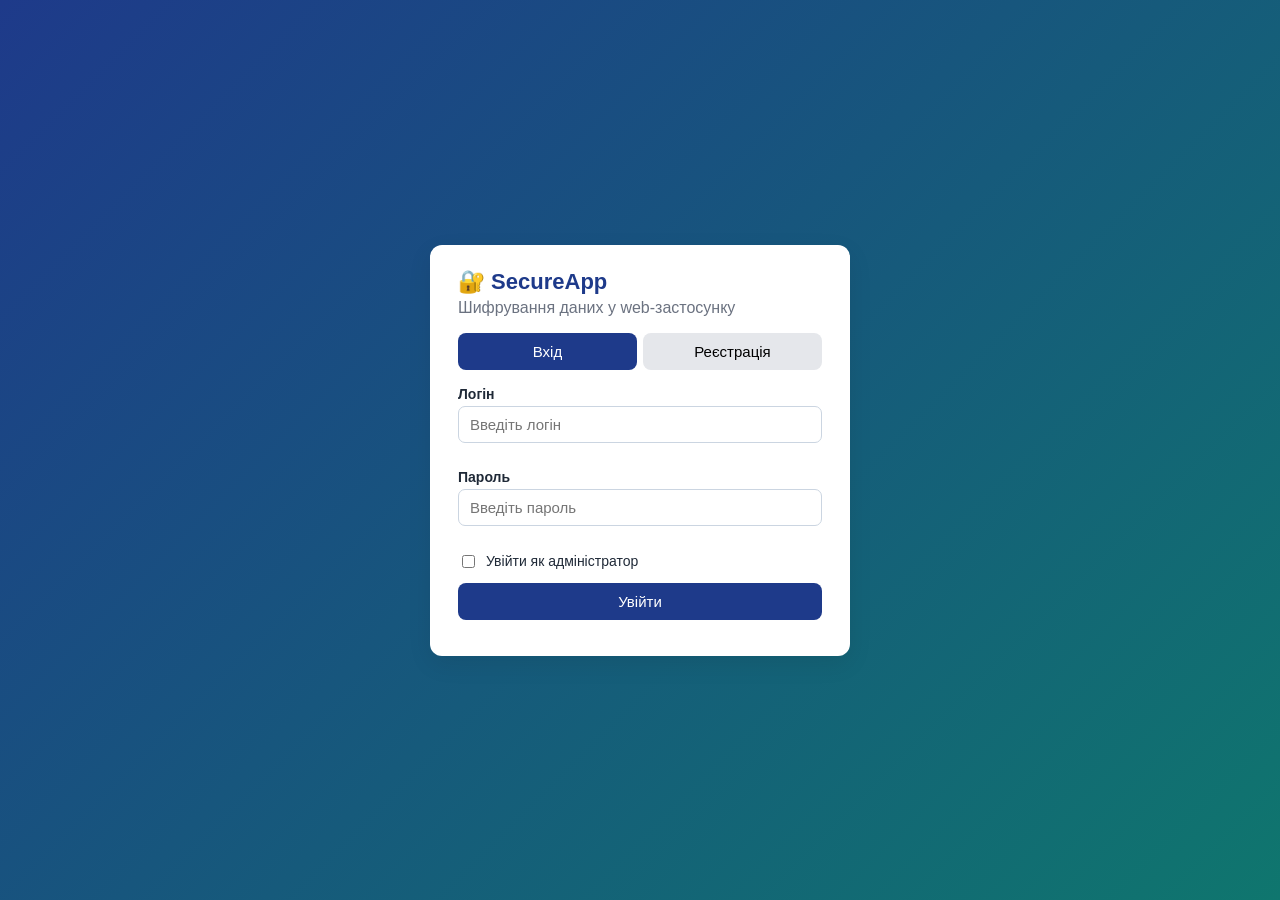
<file: index.html>
<!DOCTYPE html>
<html lang="uk">
<head>
  <meta charset="UTF-8">
  <meta name="viewport" content="width=device-width, initial-scale=1.0">
  <title>SecureApp — Авторизація</title>
  <link rel="stylesheet" href="style.css">
  <link rel="icon" href="data:,">
</head>
<body class="auth-page">
  <main class="card auth-card">
    <div class="logo">🔐 SecureApp</div>
    <p class="subtitle">Шифрування даних у web-застосунку</p>

    <div class="tabs">
      <button type="button" class="tab active" data-tab="login">Вхід</button>
      <button type="button" class="tab" data-tab="register">Реєстрація</button>
    </div>

    <!-- Форма входу -->
    <form id="loginForm" class="form" novalidate>
      <label>Логін
        <input type="text" id="loginName" placeholder="Введіть логін" autocomplete="username">
        <span class="error" data-for="loginName"></span>
      </label>
      <label>Пароль
        <input type="password" id="loginPassword" placeholder="Введіть пароль" autocomplete="current-password">
        <span class="error" data-for="loginPassword"></span>
      </label>
      <label class="checkbox">
        <input type="checkbox" id="isAdmin"> Увійти як адміністратор
      </label>
      <button type="submit" class="btn">Увійти</button>
      <div class="message" id="loginMessage"></div>
    </form>

    <!-- Форма реєстрації -->
    <form id="registerForm" class="form hidden" novalidate>
      <label>ПІБ
        <input type="text" id="regFullName" placeholder="Прізвище Ім'я">
        <span class="error" data-for="regFullName"></span>
      </label>
      <label>Логін
        <input type="text" id="regLogin" placeholder="Латиниця, цифри, від 3 символів">
        <span class="error" data-for="regLogin"></span>
      </label>
      <label>Email
        <input type="email" id="regEmail" placeholder="name@example.com">
        <span class="error" data-for="regEmail"></span>
      </label>
      <label>Телефон
        <input type="tel" id="regPhone" placeholder="+380XXXXXXXXX">
        <span class="error" data-for="regPhone"></span>
      </label>
      <label>Пароль
        <input type="password" id="regPassword" autocomplete="new-password" placeholder="Від 8 символів, літери та цифри">
        <span class="error" data-for="regPassword"></span>
      </label>
      <label>Підтвердження пароля
        <input type="password" id="regPassword2" autocomplete="new-password" placeholder="Повторіть пароль">
        <span class="error" data-for="regPassword2"></span>
      </label>
      <button type="submit" class="btn">Зареєструватися</button>
      <div class="message" id="registerMessage"></div>
    </form>
  </main>

  <script src="js/crypto.js"></script>
  <script src="js/storage.js"></script>
  <script src="js/auth.js"></script>
</body>
</html>
</file>
<file: style.css>
* { box-sizing: border-box; }
body {
  margin: 0;
  font-family: "Segoe UI", Roboto, Arial, sans-serif;
  background: #eef2f7;
  color: #1f2937;
}
.auth-page {
  min-height: 100vh;
  display: flex;
  align-items: center;
  justify-content: center;
  background: linear-gradient(135deg, #1e3a8a, #0f766e);
}
.card {
  background: #fff;
  border-radius: 12px;
  padding: 24px 28px;
  box-shadow: 0 8px 24px rgba(0, 0, 0, 0.08);
  margin-bottom: 20px;
}
.auth-card { width: 420px; margin: 30px 0; }
.logo { font-size: 22px; font-weight: 700; color: #1e3a8a; }
.subtitle { margin: 4px 0 16px; color: #6b7280; }
.tabs { display: flex; gap: 6px; margin-bottom: 16px; }
.tab {
  flex: 1; padding: 10px; border: none; border-radius: 8px;
  background: #e5e7eb; cursor: pointer; font-size: 15px;
}
.tab.active { background: #1e3a8a; color: #fff; }
.form label { display: block; margin-bottom: 12px; font-size: 14px; font-weight: 600; }
input[type="text"], input[type="password"], input[type="email"], input[type="tel"] {
  display: block; width: 100%; margin-top: 4px; padding: 9px 11px;
  border: 1px solid #cbd5e1; border-radius: 7px; font-size: 15px;
}
input.invalid { border-color: #dc2626; background: #fef2f2; }
.checkbox { display: flex !important; align-items: center; gap: 8px; font-weight: 400 !important; }
.error { display: block; color: #dc2626; font-size: 12px; font-weight: 400; min-height: 14px; }
.btn {
  padding: 10px 18px; border: none; border-radius: 8px; cursor: pointer;
  background: #1e3a8a; color: #fff; font-size: 15px;
}
.form .btn { width: 100%; }
.btn:hover { background: #1d4ed8; }
.btn.secondary { background: #0f766e; }
.btn.danger { background: #dc2626; }
.btn.small { padding: 5px 12px; font-size: 13px; }
.message { margin-top: 12px; font-size: 14px; }
.message.ok { color: #15803d; background: #dcfce7; padding: 8px 10px; border-radius: 6px; }
.message.fail { color: #b91c1c; background: #fee2e2; padding: 8px 10px; border-radius: 6px; }
.hidden { display: none !important; }
.topbar {
  display: flex; justify-content: space-between; align-items: center;
  padding: 14px 32px; background: #fff; box-shadow: 0 2px 8px rgba(0, 0, 0, 0.06);
}
.who { display: flex; align-items: center; gap: 12px; }
.container { max-width: 1100px; margin: 24px auto; padding: 0 20px; }
h1 { margin-top: 0; color: #1e3a8a; font-size: 24px; }
h2 { margin-top: 0; color: #1e3a8a; font-size: 20px; }
.hint { color: #6b7280; font-size: 14px; }
.table-wrap { overflow-x: auto; }
table { width: 100%; border-collapse: collapse; font-size: 14px; }
th, td { padding: 9px 10px; border-bottom: 1px solid #e5e7eb; text-align: left; }
th { background: #1e3a8a; color: #fff; }
tr:nth-child(even) td { background: #f8fafc; }
.mono, .raw, code { font-family: Consolas, "Courier New", monospace; }
.raw {
  background: #0f172a; color: #a5f3fc; padding: 12px; border-radius: 8px;
  white-space: pre-wrap; word-break: break-all; font-size: 13px; min-height: 40px;
}
.row { display: flex; gap: 10px; margin-bottom: 12px; }
</file>
